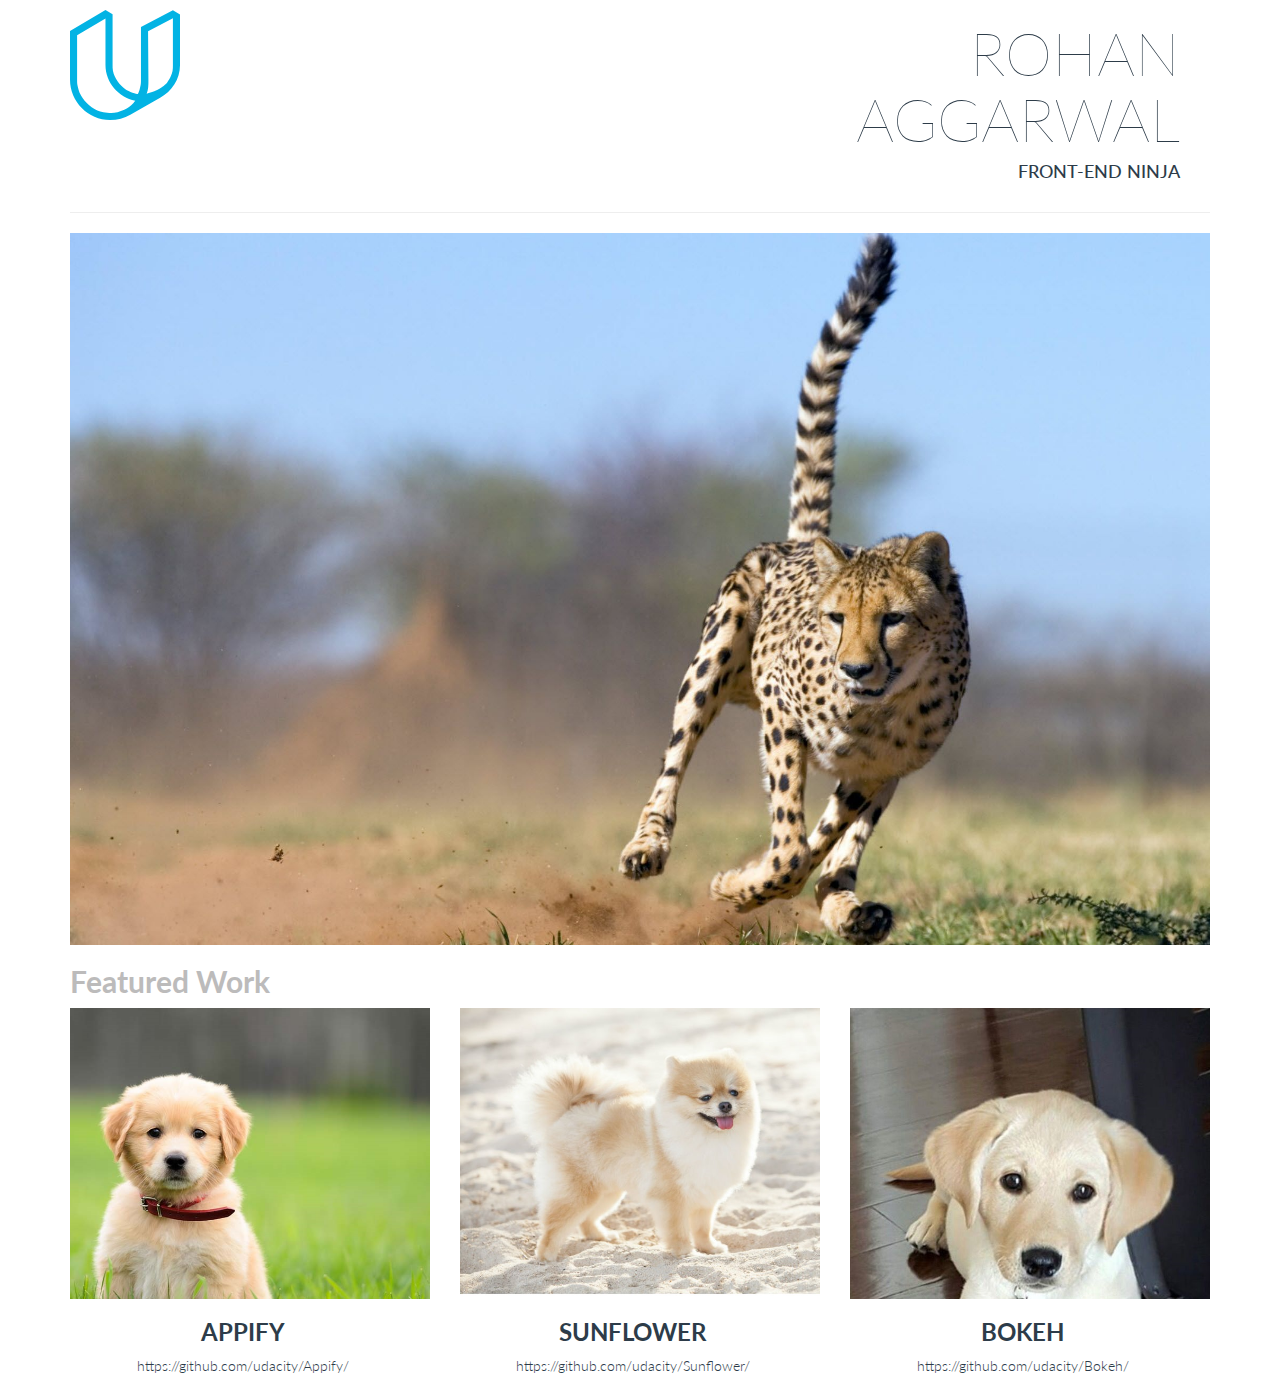
<file: P3--Portfolio Project/index.html>
<!DOCTYPE html>
<html>
<head>
  <meta charset="utf-8">
  <meta http-equiv="X-UA-Compatible" content="IE=edge">
  <meta name="viewport" content="width=device-width, initial-scale=1">
  <title>Portfolio</title>
  <link href="https://fonts.googleapis.com/css?family=Lato:100,300" rel="stylesheet">
  <link rel="stylesheet" href="bootstrap.min.css">
  <link rel="stylesheet" href="styles.css">
</head>
<body>
  <div class="container">
    <header class="row img-responsive">
      <div class="col-md-6 title-logo">
        <img src="images/logo.svg" alt="logo" width="110" height="110">
      </div>
      <div class="col-md-6 text-uppercase text-right" >
        <h1 class="title-super text-thin">Rohan Aggarwal</h1>
        <h4>Front-end Ninja</h4>
      </div>
    </header>
    <div class="row">
      <div class="col-md-12">
        <hr>
      </div>
    </div>
    <div class="row">
      <div class="col-md-12">
        <img class="img-responsive" src="images/large.jpg" alt="large image">
      </div>
    </div>
    <div class="row">
      <div class="col-md-12">
        <h2 class="text-muted"><b>Featured Work</b></h2>
      </div>
    </div>
    <main class="row text-center">
      <article class="col-md-4">
        <img class="img-responsive" src="images/app.jpg" alt="app photo">
        <h3 class="text-uppercase">Appify</h3>
        <p>https://github.com/udacity/Appify/</p>
      </article>
      <article class="col-md-4">
        <img class="img-responsive" src="images/sunflower.jpg" alt="sunflower photo">
        <h3 class="text-uppercase">Sunflower</h3>
        <p>https://github.com/udacity/Sunflower/</p>
      </article>
      <article class="col-md-4">
        <img class="img-responsive" src="images/bokeh.jpg" alt="bokeh photo">
        <h3 class="text-uppercase">Bokeh</h3>
        <p>https://github.com/udacity/Bokeh/</p>
      </article>
    </main>
  </div>
</body>
</html>
</file>
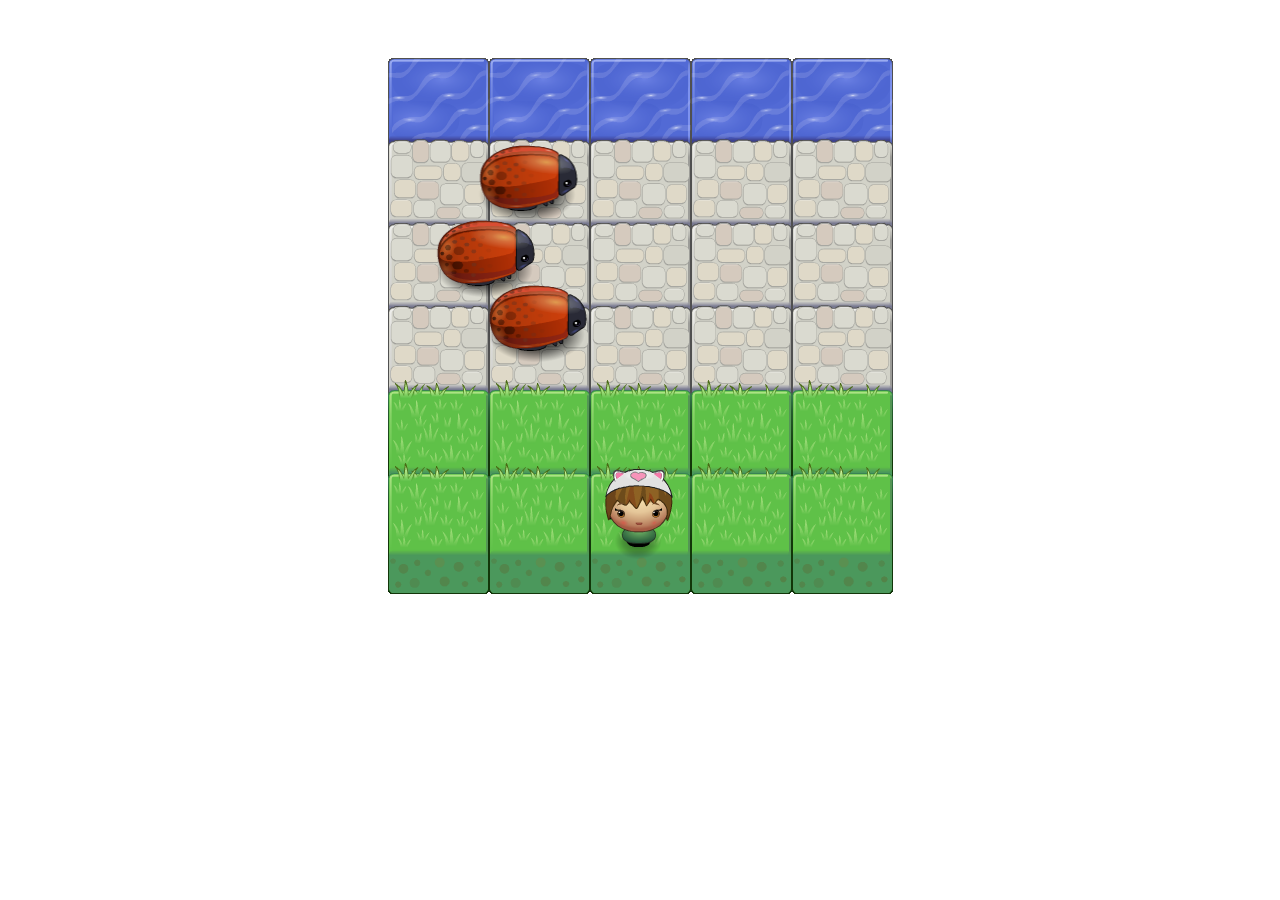
<file: P5-Frontend-Nanodegree-Arcade-Game-Master/index.html>
<!DOCTYPE html>
<html>
<head>
    <meta charset="UTF-8">
    <title>Effective JavaScript: Frogger</title>
    <link rel="stylesheet" href="css/style.css">
</head>
<body>
    <script src="js/resources.js"></script>
    <script src="js/app.js"></script>
    <script src="js/engine.js"></script>

</body>
</html>
</file>
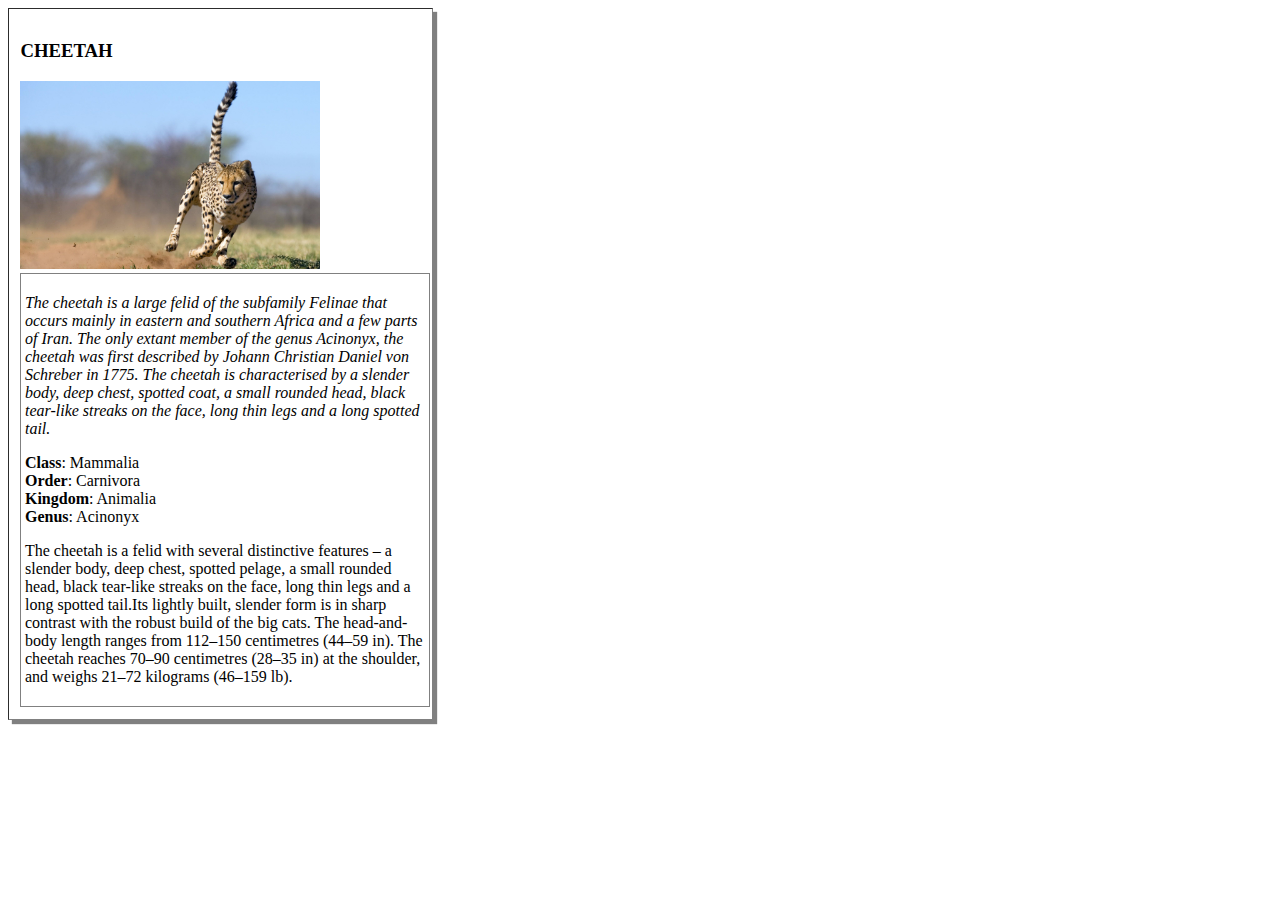
<file: P2--Animal Trading Card Project/card.html>
<!DOCTYPE html>
<html>
<head>
	<meta charset="utf-8">
	<title>Animal Trading Cards</title>
	<link href="styles.css" rel="stylesheet">
</head>
<body>
	<div id="card">
		<!-- your favorite animal's name goes here -->
		<h3>CHEETAH</h3>
		<!-- your favorite animal's image goes here -->
		<img src="1.jpg" alt="cheetah" width="300px">
			<div class="hello">
			<!-- your favorite animal's interesting fact goes here -->
				<p class="italics">The cheetah is a large felid of the subfamily Felinae that occurs mainly in eastern and southern Africa and a few parts of Iran.
				 	The only extant member of the genus Acinonyx, the cheetah was first described by Johann Christian Daniel von Schreber in 1775.
				 	The cheetah is characterised by a slender body, deep chest, spotted coat, a small rounded head, black tear-like streaks on the face,
					long thin legs and a long spotted tail.</p>
					<ul class="title">
						<!-- your favorite animal's list items go here -->
						<li><span class="animal-list-items">Class</span>: Mammalia</li>
						<li><span class="animal-list-items">Order</span>: Carnivora</li>
						<li><span class="animal-list-items">Kingdom</span>: Animalia</li>
						<li><span class="animal-list-items">Genus</span>:	Acinonyx</li>
					</ul>
			<!-- your favorite animal's description goes here -->
				<p>The cheetah is a felid with several distinctive features – a slender body, deep chest, spotted pelage, a small rounded head,
					black tear-like streaks on the face, long thin legs and a long spotted tail.Its lightly built, slender form is in sharp contrast
					with the robust build of the big cats. The head-and-body length ranges from 112–150 centimetres (44–59 in).
				 	The cheetah reaches 70–90 centimetres (28–35 in) at the shoulder, and weighs 21–72 kilograms (46–159 lb).
				 </p>
		</div>
	</div>
</body>
</html>
</file>
<file: P3--Portfolio Project/styles.css>
body{
  font-family: 'Lato',sans-serif;
  color: #2d3c49;
  font-weight: 300;
  -ms-text-size-adjust:100%;
  -webkit-text-size-adjust:100%;
}
.text-muted{
  color:#BCBBBB;
}
.text-thin{
  font-weight: 100;
}
.title-super{
  font-size: 60px;
}
.title-logo{
  margin-top:10px;
}
.row{
  /*margin-left: -18px;
  margin-right: -18px;*/
}
.text-center{
  text-align: center;
}
.img-responsive{
  max-width: 100%;
  height: auto;
  vertical-align: middle;
}
.text-uppercase{
  text-transform: uppercase;
  font-weight: bold;
}
.col-md-6 {
  width:50%;
}
.text-right{
  text-align: right;
}

.col-md-12{
  width: 100%;
}
.col-md-4{
  /*float: left;
  width: 32%;
  margin-right: 1%;
  margin-bottom: 0.5em;*/
}
h3,p{
  margin-left: -15px;
}
</file>
<file: P5-Frontend-Nanodegree-Arcade-Game-Master/css/style.css>
body {
    text-align: center;
}
</file>
<file: P2--Animal Trading Card Project/styles.css>
#card
{
  width: 400px;
  border: 0.1px solid grey;
  padding: 1% 0.9%;
  box-shadow: 4px 4px 1px grey;
  border-style: inset;
}
.hello
{
  width: 400px;
  border: 0.1px solid grey;
	padding: 1% 0.9%;
}

.title
{
  -webkit-padding-start: 0px;
  list-style-type: none;
}

.italics
{
  font-style: italic;
}

.label
{
  text-align: left;
}

.animal-list-items
{
	font-weight: bold ;
  text-align: left;
  padding-left: 0;
}
</file>
